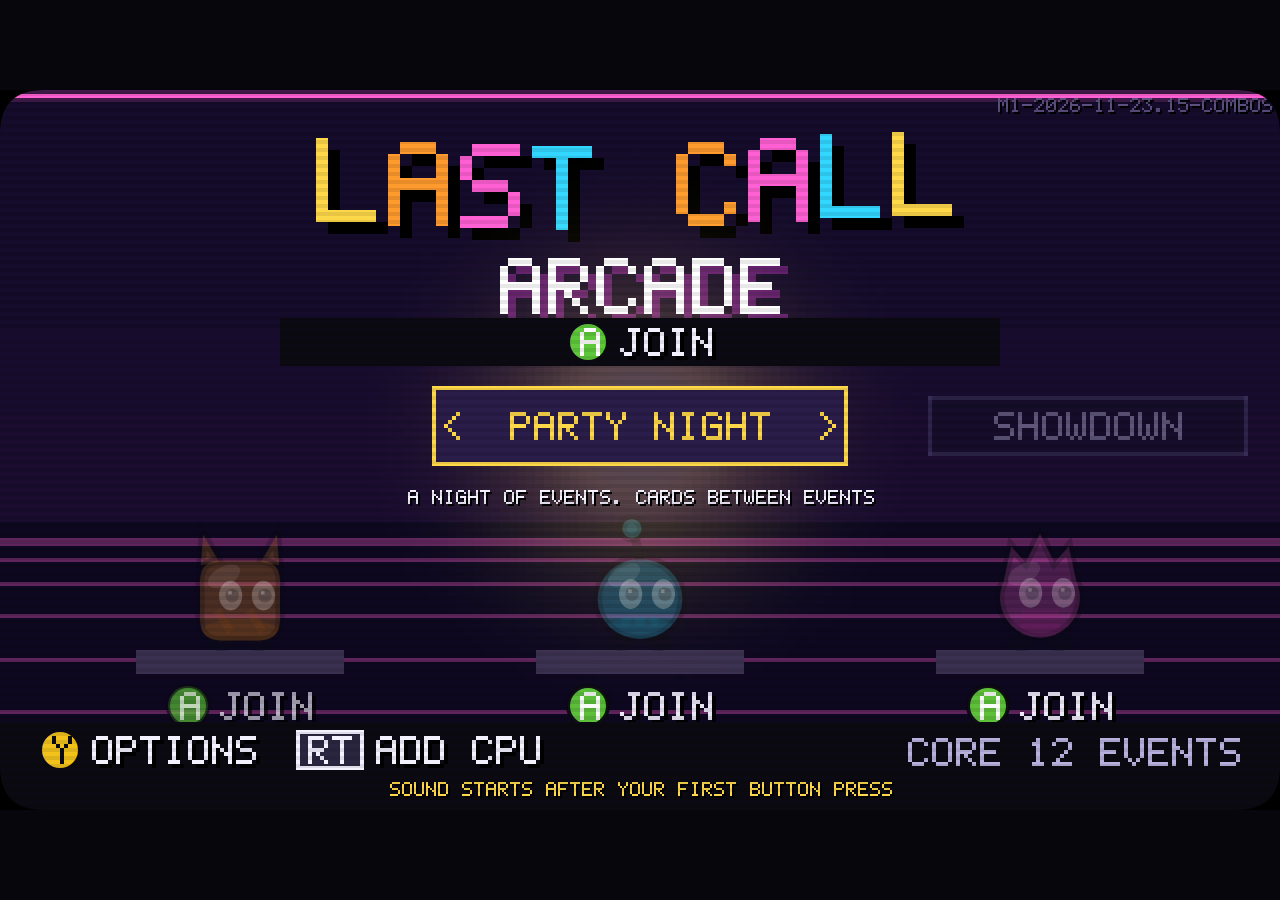
<file: index.html>
<!doctype html>
<html lang="en">
<head>
<meta charset="utf-8">
<meta name="viewport" content="width=device-width, initial-scale=1">
<title>Last Call Arcade</title>
<style>
  html, body { margin: 0; height: 100%; background: #07060c; overflow: hidden; cursor: none; }
  body { display: grid; place-items: center; }
  canvas { image-rendering: pixelated; image-rendering: crisp-edges; display: block; }
</style>
</head>
<body>
<canvas id="game" width="640" height="360"></canvas>
<noscript>Last Call Arcade needs JavaScript.</noscript>
<script type="module" src="src/game/main.js"></script>
</body>
</html>
</file>
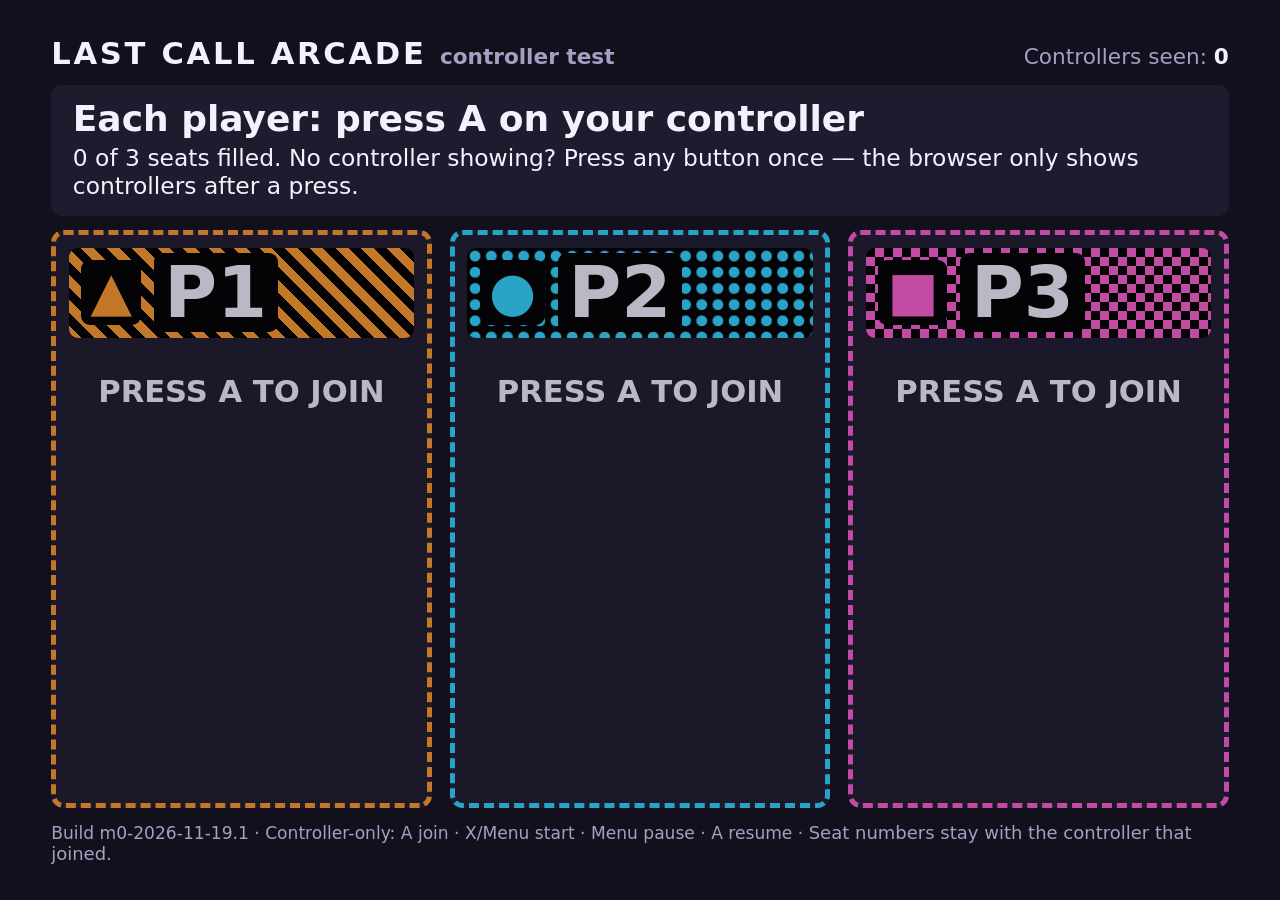
<file: controller-test.html>
<!doctype html>
<html lang="en">
<head>
<meta charset="utf-8">
<meta name="viewport" content="width=device-width, initial-scale=1">
<title>Last Call Arcade · Controller Test</title>
<link rel="stylesheet" href="src/controller-test/style.css">
</head>
<body>
<main id="app">
  <header class="top">
    <h1>LAST CALL ARCADE <span>controller test</span></h1>
    <div id="status" class="status"></div>
  </header>
  <section id="banner" class="banner"></section>
  <section id="seats" class="seats"></section>
  <section id="footer" class="footer"></section>
  <section id="overlay" class="overlay hidden"></section>
</main>
<noscript>This test needs JavaScript.</noscript>
<script type="module" src="src/controller-test/app.js"></script>
</body>
</html>
</file>
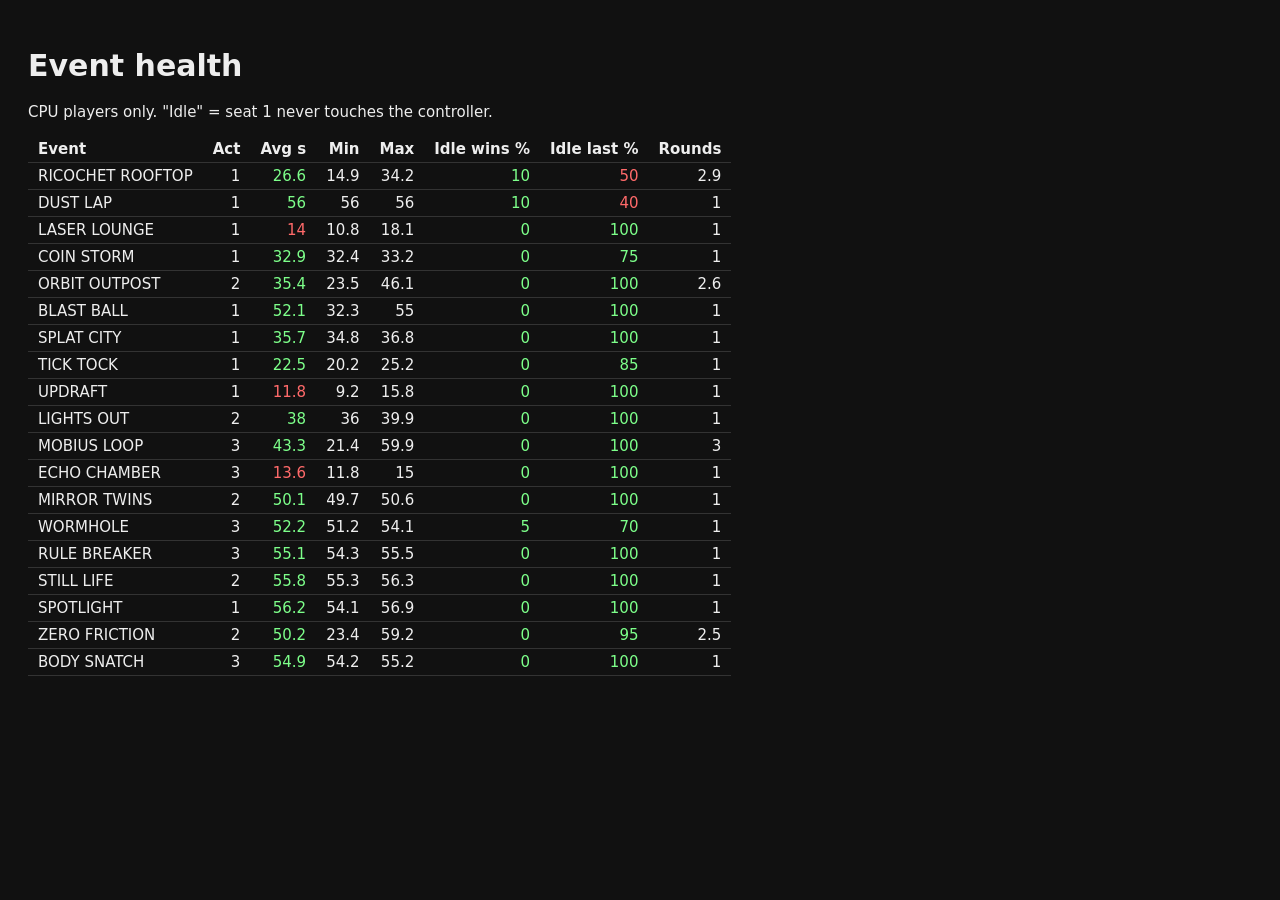
<file: tests/measure.html>
<!doctype html>
<html lang="en">
<head>
<meta charset="utf-8">
<title>Last Call Arcade · event health</title>
<style>
  body { font: 15px system-ui, sans-serif; background: #111; color: #eee; padding: 20px; }
  table { border-collapse: collapse; } td, th { padding: 4px 10px; border-bottom: 1px solid #333; text-align: right; }
  th:first-child, td:first-child { text-align: left; } .bad { color: #ff6a6a; } .ok { color: #7dff8a; }
</style>
</head>
<body>
<h1>Event health</h1>
<p>CPU players only. "Idle" = seat 1 never touches the controller.</p>
<div id="out">Measuring…</div>
<script type="module">
  import { measureAll } from './measure.js';
  const runs = +(new URLSearchParams(location.search).get('runs') || 20);
  setTimeout(() => {
    const rows = measureAll(runs);
    window.__measure = rows;
    const flag = (v, bad) => `<td class="${bad ? 'bad' : 'ok'}">${v}</td>`;
    document.getElementById('out').innerHTML = `<table><tr><th>Event</th><th>Act</th><th>Avg s</th><th>Min</th><th>Max</th><th>Idle wins %</th><th>Idle last %</th><th>Rounds</th></tr>` +
      rows.map((r) => `<tr><td>${r.name}</td><td>${r.tier}</td>${flag(r.avgSecs, r.avgSecs < 20)}<td>${r.minSecs}</td><td>${r.maxSecs}</td>${flag(r.idleWinPct, r.idleWinPct > 15)}${flag(r.idleLastPct, r.idleLastPct < 60)}<td>${r.rounds}</td></tr>`).join('') + '</table>';
  }, 50);
</script>
</body>
</html>
</file>
<file: src/controller-test/style.css>
/* Couch-readable controller test. Seats differ by shape, pattern and number,
   not only by color. Sized in vmin so it reads the same on any TV. */
:root {
  --bg: #12101c;
  --panel: #1f1b2e;
  --ink: #f4f1ff;
  --dim: #a59fc4;
  --p1: #ff9a2e;
  --p2: #33d6ff;
  --p3: #ff5fd2;
  --good: #7dff8a;
  --bad: #ff5a5a;
  --unit: 1vmin;
}
* { box-sizing: border-box; }
html, body {
  margin: 0; height: 100%; overflow: hidden;
  background: var(--bg); color: var(--ink);
  font-family: "Segoe UI", system-ui, sans-serif;
  user-select: none; cursor: none;
  font-size: calc(var(--unit) * 2.4);
}
#app {
  height: 100%; padding: 4vh 4vw; /* TV overscan margin */
  display: grid; grid-template-rows: auto auto 1fr auto; gap: 1.6vmin;
  position: relative;
}
.top { display: flex; justify-content: space-between; align-items: baseline; }
h1 { margin: 0; font-size: 3.4vmin; letter-spacing: .3vmin; font-weight: 900; }
h1 span { color: var(--dim); font-weight: 600; font-size: 2.4vmin; letter-spacing: 0; }
.status { color: var(--dim); }
.status b { color: var(--ink); }
.small { font-size: 2vmin; color: var(--dim); font-weight: 400; }

.banner { background: var(--panel); border-radius: 1.2vmin; padding: 1.4vmin 2.4vmin; position: relative; min-height: 12vmin; }
.banner h2 { margin: 0 0 .6vmin; font-size: 4vmin; }
.banner p { margin: .3vmin 0; font-size: 2.6vmin; }
.banner .timer { position: absolute; right: 2.4vmin; top: 1vmin; font-size: 9vmin; font-weight: 900; font-variant-numeric: tabular-nums; }
.bar { height: 1.6vmin; background: #000; border-radius: 1vmin; margin-top: 1vmin; overflow: hidden; width: 70%; }
.bar b { display: block; height: 100%; background: var(--good); }

.seats { display: grid; grid-template-columns: repeat(auto-fit, minmax(0, 1fr)); gap: 2vmin; min-height: 0; }
.seat {
  background: var(--panel); border-radius: 1.4vmin; padding: 1.4vmin;
  border: .6vmin solid var(--c); display: flex; flex-direction: column; gap: 1vmin; min-height: 0;
}
.seat.p1 { --c: var(--p1); --pat: repeating-linear-gradient(45deg, var(--c) 0 1vmin, transparent 1vmin 2vmin); }
.seat.p2 { --c: var(--p2); --pat: radial-gradient(circle, var(--c) 0 .55vmin, transparent .65vmin) 0 0 / 1.8vmin 1.8vmin; }
.seat.p3 { --c: var(--p3); --pat: conic-gradient(var(--c) 25%, transparent 0 50%, var(--c) 0 75%, transparent 0) 0 0 / 2vmin 2vmin; }
.seat.st-empty { border-style: dashed; opacity: .75; }
.seat.st-disconnected { border-style: dotted; }
.tag { display: flex; align-items: center; gap: 1.4vmin; padding: .6vmin 1.4vmin; border-radius: 1vmin; background: var(--pat), #000; }
.tag .shape { font-size: 6vmin; color: var(--c); text-shadow: 0 0 .4vmin #000; background: #000; border-radius: 1vmin; padding: 0 1vmin; line-height: 1.2; }
.tag .num { font-size: 8vmin; font-weight: 900; background: #000; padding: 0 1.2vmin; border-radius: 1vmin; line-height: 1.1; }
.state { font-size: 2.4vmin; font-weight: 700; }
.st-empty .state { font-size: 3.4vmin; text-align: center; padding: 3vmin 0; animation: blink 1.2s steps(2) infinite; }
.st-disconnected .state { color: var(--bad); }
@keyframes blink { 50% { opacity: .45; } }

.goal { font-size: 3vmin; font-weight: 800; padding: .8vmin 1.2vmin; border-radius: .8vmin; background: #000; border: .4vmin solid var(--dim); }
.goal.ok { border-color: var(--good); color: var(--good); }

.pad { display: flex; flex-direction: column; gap: .8vmin; }
.row { display: flex; gap: .8vmin; justify-content: space-between; align-items: center; }
.row.mid { align-items: center; }
.b {
  display: inline-block; min-width: 4.2vmin; padding: .4vmin .6vmin; text-align: center;
  border: .3vmin solid #4a4466; border-radius: .7vmin; font-weight: 800; font-size: 2vmin; color: var(--dim);
}
.b.on { background: var(--ink); color: #000; border-color: var(--ink); transform: scale(1.08); }
.face, .dpad { display: flex; flex-direction: column; align-items: center; gap: .3vmin; }
.face > div, .dpad > div { display: flex; gap: 4.4vmin; }
.stick { width: 11vmin; height: 11vmin; border-radius: 50%; border: .4vmin solid #4a4466; position: relative; display: grid; place-items: center; }
.stick.on { border-color: var(--ink); }
.stick i { width: 4vmin; height: 4vmin; border-radius: 50%; background: var(--c); display: block; border: .4vmin solid #000; transition: none; }
.stick em { position: absolute; left: .6vmin; top: .2vmin; font-style: normal; font-size: 1.8vmin; color: var(--dim); }
.trig { flex: 1; height: 3vmin; border: .3vmin solid #4a4466; border-radius: .7vmin; position: relative; overflow: hidden; }
.trig.on { border-color: var(--ink); }
.trig b { position: absolute; left: 0; top: 0; bottom: 0; background: var(--c); }
.trig em { position: relative; z-index: 1; font-style: normal; font-weight: 800; font-size: 1.9vmin; padding-left: .8vmin; text-shadow: 0 0 .3vmin #000; }

.footer { color: var(--dim); font-size: 1.9vmin; }

.overlay { position: absolute; inset: 0; z-index: 10; background: #08060e; display: grid; place-items: center; padding: 4vh 4vw; overflow: hidden; }
.overlay.hidden { display: none; }
.paused { text-align: center; }
.paused h2 { font-size: 12vmin; margin: 0; letter-spacing: 1vmin; }
.paused p { font-size: 3.4vmin; }
.result { width: 100%; max-height: 100%; overflow: hidden; }
.verdict { font-size: 11vmin; font-weight: 900; letter-spacing: .8vmin; line-height: 1; }
.verdict.pass { color: var(--good); }
.verdict.fail { color: var(--bad); }
.verdict.incomplete { color: var(--p1); }
.failseats { font-size: 4.4vmin; font-weight: 900; color: var(--bad); margin: .6vmin 0; }
.checks { list-style: none; padding: 0; margin: 1vmin 0; font-size: 2.6vmin; }
.checks li { padding: .4vmin 0; }
.checks li.pass b { color: var(--good); }
.checks li.fail b { color: var(--bad); }
.checks li.skip b { color: var(--p1); }
.checks .who { background: var(--bad); color: #000; font-weight: 900; padding: 0 .8vmin; border-radius: .5vmin; margin-left: .8vmin; }
.checks .note { font-size: 1.9vmin; color: var(--dim); padding-left: 4vmin; }
.diag { font-size: 1.6vmin; color: var(--dim); display: grid; gap: .4vmin; word-break: break-all; }
.diag b { color: var(--ink); }
.next { font-size: 2.8vmin; margin-top: 1.2vmin; }
</file>
